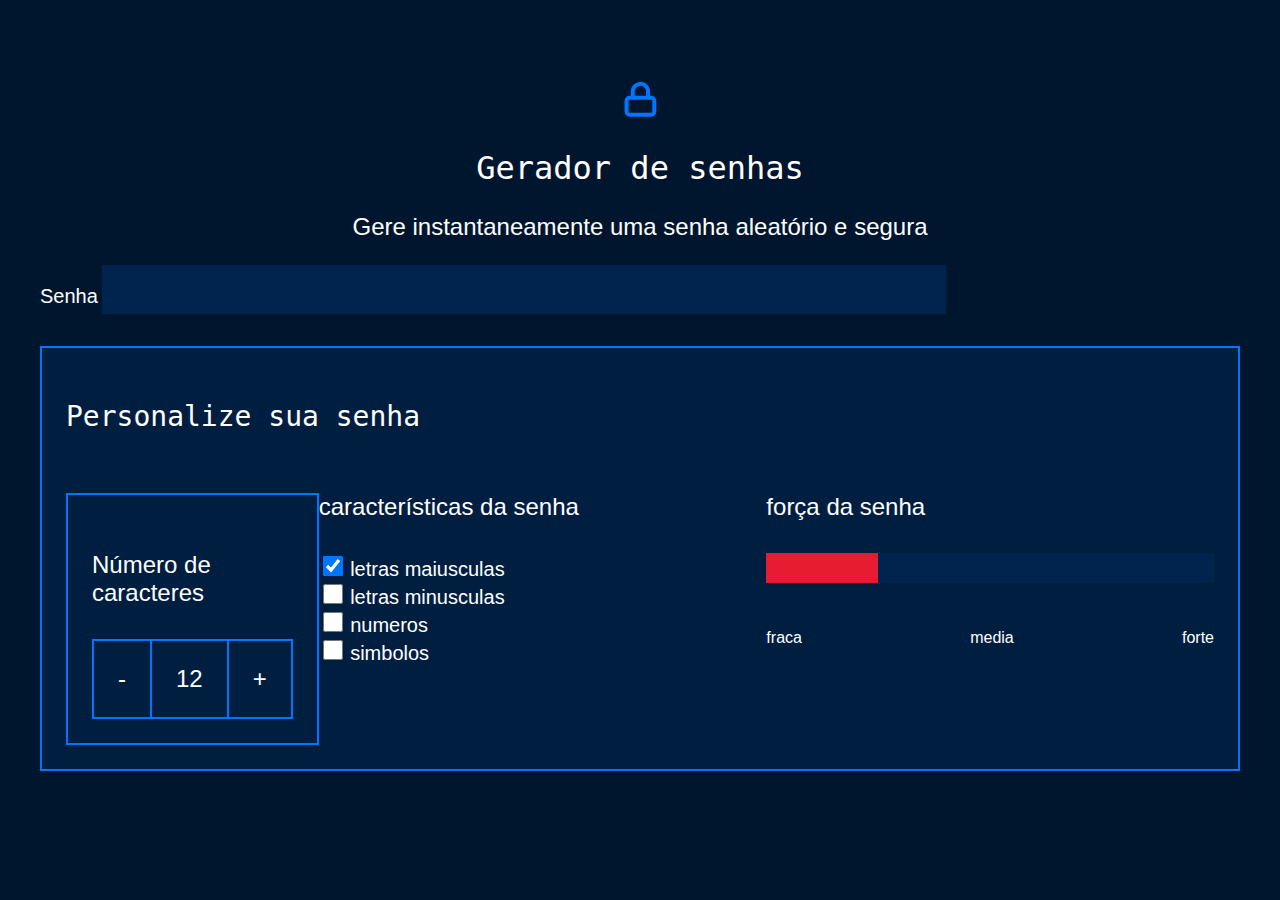
<file: index.html>
<!DOCTYPE html>
<html lang="pt-br">
 
<head>
    <meta charset="UTF-8">
    <meta name="viewport" content="width=device-witch, intial-scale=1.0">
    <title> Gerador de senha</title>
    <link rel="stylesheet" href="style.css">
</head>

<body>
    <section class="conteudo">
    <div class="conteudo-titulo">
        <img src="unlock.svg" alt="cadeado fechado">
        <h2 class="titulo-principal">Gerador de senhas</h2>
        <h3 class="titulo-secundario">Gere instantaneamente uma senha aleatório e segura </h3>
    </div>
    <div class="conteudo senha">
        <label for="senha">Senha</label>
        <input name="senha" type="text" id="campo-senha" readonly>
    </div>
    <div class="parametro">
        <h3 class="parametro-titulo"> Personalize sua senha</h3>
        <div class="parametro-coluna_senha">
            <div class="parametro senha">
                <h4 class="parametro-senha_titulo">Número de caracteres</h4>
                <div class="parametro-senha-botoes">
                    <button class="parametro-senha_botao">-</button>
                    <p class="parametro-senha_texto">12</p>
                    <button class="parametro-senha_botao">+</button>
                </div>
            </div>
            <div class="parametro-senha">
                <h4 class="parametro-senha_titulo">características da senha </h4>     
            <div class="parametro_senha-checkbox">  
                <input name="maisuculo"  type="checkbox"  class="checkbox" checked>
                <label for="maisusculo">letras maiusculas</label>
            </div>
            <div class="parametro_senha-checkbox">  
                <input name="minusculo" type="checkbox" class="checkbox">
                <label for="minususculo">letras minusculas </label>
            </div>
            <div class="parametro_senha-checkbox">  
                <input name="numero" type="checkbox" class="checkbox">
                <label for="numero">numeros </label>
            </div>
            <div class="parametro_senha-checkbox">  
                <input name="simbolo" type="checkbox" class="checkbox">
                <label for="simbolo">simbolos </label>
            </div>
            </div>
            <div class="parametro-senha">
                <h4 class="parametro-senha_titulo">força da senha</h4>
                <div class="barra"> </div>
                <div class="forca fraca"> </div>
                <div class="parametro-senha-textos">
                <p>fraca</p>
                <p>media</p>
                <p>forte</p>
                </div>
                <p class="entropia"> </p>
            </div>
        </div>
    </div>
    </section>
    <script src="main.js"></script>
    </body>
</html>
</file>
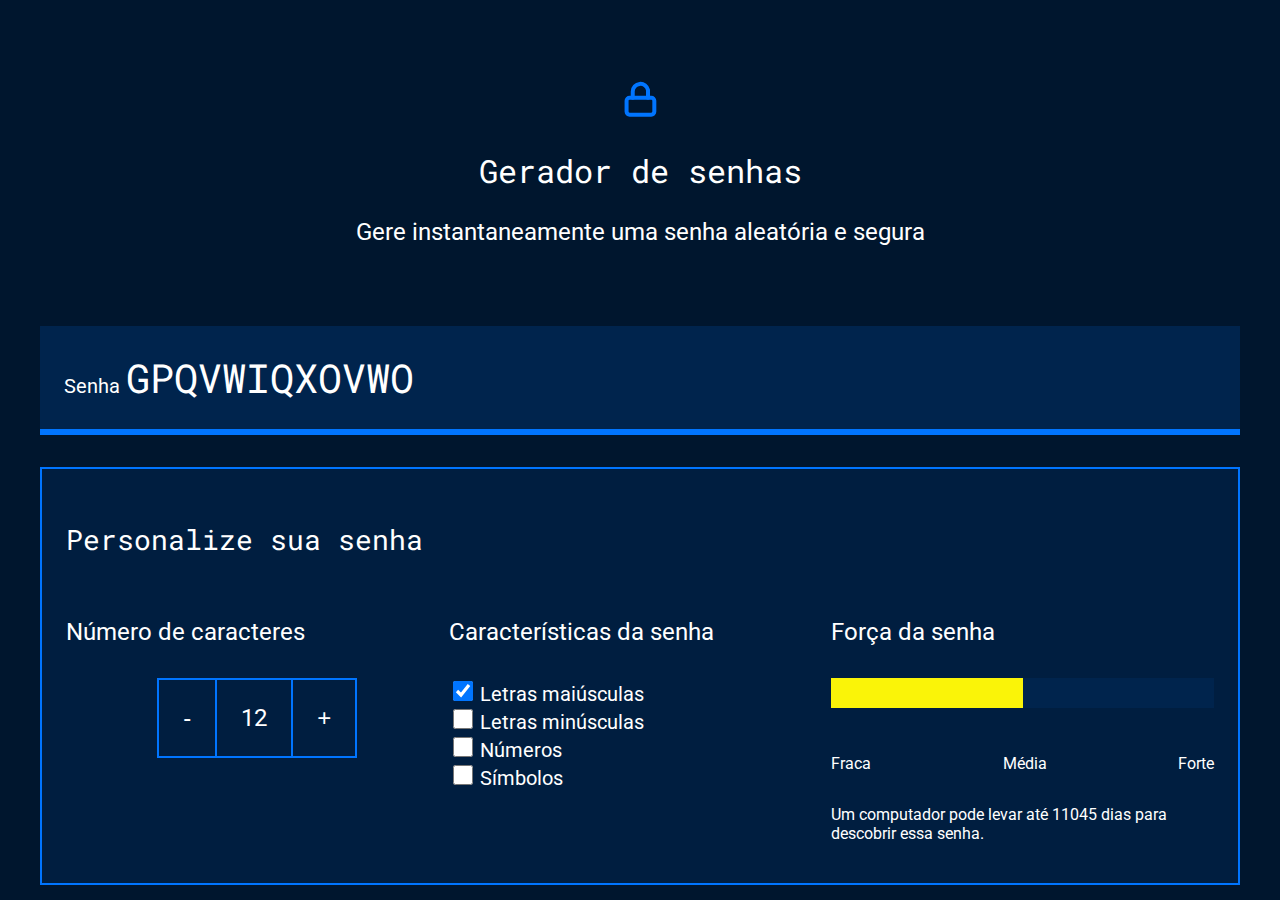
<file: senhas-main/index.html>
<!DOCTYPE html>
<html lang="pt-br">

<head>
    <meta charset="UTF-8">
    <meta name="viewport" content="width=device-width, initial-scale=1.0">
    <title>Gerador de senha</title>
    <link rel="stylesheet" href="style.css">
</head>

<body>
    <section class="conteudo">
        <div class="conteudo-titulo">
            <img src="unlock.svg" alt="cadeado fechado">
            <h2 class="titulo-principal">Gerador de senhas</h2>
            <h3 class="titulo-secundario">Gere instantaneamente uma senha aleatória e segura</h3>
        </div>
        <div class="conteudo-senha">
            <label for="senha">Senha</label>
            <input name="senha" type="text" id="campo-senha" readonly>
        </div>
        <div class="parametro">
            <h3 class="parametro-titulo">Personalize sua senha</h3>
            <div class="parametro-coluna__senha">
                <div class="parametro-senha">
                    <h4 class="parametro-senha__titulo">Número de caracteres</h4>
                    <div class="parametro-senha-botoes">
                        <button class="parametro-senha__botao">-</button>
                        <p class="parametro-senha__texto">12</p>
                        <button class="parametro-senha__botao">+</button>
                    </div>
                </div>               
                <div class="parametro-senha">
                    <h4 class="parametro-senha__titulo">Características da senha</h4>
                    <div class="parametro-senha-checkbox">
                        <input name="maiusculo" type="checkbox" class="checkbox" checked>
                        <label for="maiusculo">Letras maiúsculas</label>
                    </div>
                    <div class="parametro-senha-checkbox">
                        <input name="minusculo" type="checkbox" class="checkbox">
                        <label for="minusculo">Letras minúsculas</label>
                    </div>
                    <div class="parametro-senha-checkbox">
                        <input name="numero" type="checkbox" class="checkbox">
                        <label for="numero">Números</label>
                    </div>
                    <div class="parametro-senha-checkbox">
                        <input name="simbolo" type="checkbox" class="checkbox">
                        <label for="simbolo">Símbolos</label>
                    </div>
                </div>
                <div class="parametro-senha">
                    <h4 class="parametro-senha__titulo">Força da senha</h4>
                    <div class="barra"></div>
                    <div class="forca fraca"></div>
                    <div class="parametro-senha-textos">
                        <p>Fraca</p>
                        <p>Média</p>
                        <p>Forte</p>
                    </div>
                    <p class="entropia"></p>
                </div>
            </div>
        </div>
    </section>
    <script src="main.js"></script>
</body> 
</html>
</file>
<file: style.css>
@import url('htpps:fronts.googleapis.com/css2?family=roboto&family=roboto+mono&display=swap');
:root{
    --branco:white;
    --cor-de-fundo:#00162E;
    --fundo-senha:#00244D;
    --fundo-texto:#001E40;
    --borda:#0075FF;
    --roboto:'roboto', sans-serif;
    --roboto-mono:'roboto mono', monospace;

}

*{
 font-weight: 400;
}

body{
    color:var(--branco);
    background-color: var(--cor-de-fundo);
    font-family: var(--roboto);
}

.titulo-principal{
    font-family: var(--roboto-mono);
    font-size: 32px;
} 

.titulo-secundario{
    font-size: 24px;
}

.conteudo-titulo{
    text-align: center;
    margin-top: 80px;
}

.conteudo-senha{
    margin-top: 80px;
    background: var(--fundo-senha);
    padding: 24px;
    border-bottom: 6px solid var(--borda);
}

#campo-senha{
    background-color: var(--fundo-senha);
    border:none;
    color:var(--branco);
    font-family: var(--branco);
    font-size: 40px;
    width: 70%;
}

#campo-senha:focus{
    outline: none;
}

.conteudo{
    max-width: 1200px;
    margin: 0 auto;
}

.parametro{
    background-color: var(--fundo-texto);
    border: 2px solid var(--borda);
    margin-top: 32px;
    padding: 24px;
}

.parametro-titulo{
    font-family: var(--roboto-mono);
    font-size: 28px;
}

.parametro-senha_titulo{
    font-size: 24px;
}

.parametro-coluna_senha{
    display: flex;
    flex-direction: column;
    justify-content: center;
}

.parametro-senha{
    width: 50%;
    margin: 0 auto;
}

.parametro-senha-botoes{
    display: flex;
    justify-content: center;
}

.parametro-senha_botao{
    background-color: var(--fundo-texto);
    color:var(--branco);
    border: 2px solid var(--borda);
    padding:24px;
    font-size: 24px;
    cursor: pointer;
}

.parametro-senha_texto{
    padding: 24px;
    border-top: 2px solid var(--borda);
    border-bottom: 2px solid var(--borda);
    margin: 0;
    font-size: 24px;
}

label{
    font-size: 20px;
}

.checkbox{
    width: 20px;
    height: 20px;
    cursor: pointer;
}

.barra{
    background-color: var(--fundo-senha);
    height: 30px;
    width: 100%;
}

.forca{
    height: 30px;
    position: relative;
    bottom:30px;
}

.fraca{
    width: 25%;
    background-color: #E71B32;
}

.media{
    background-color: #FAF40B;
}

.forte{
    background-color: #00FF85;
    width: 100%;
}

.parametro-senha-textos{
    display:flex;
    justify-content: space-between;
}

@media screen and (min-width:768px){
    .parametro-coluna_senha{
        flex-direction:row;
    }

}
</file>
<file: senhas-main/style.css>
@import url('https://fonts.googleapis.com/css2?family=Roboto&family=Roboto+Mono&display=swap');

:root{
    --branco: white;
    --cor-de-fundo: #00162E;
    --fundo-senha: #00244D;
    --fundo-texto: #001E40;
    --borda: #0075FF;
    --roboto: 'Roboto', sans-serif;
    --roboto-mono: 'Roboto Mono', monospace;
}

*{
    font-weight: 400;
}

body{
    color: var(--branco);
    background-color: var(--cor-de-fundo);
    font-family: var(--roboto);
}

.titulo-principal{
    font-family: var(--roboto-mono);
    font-size: 32px;
}

.titulo-secundario{
    font-size: 24px;
}

.conteudo-titulo{
    text-align: center;
    margin-top: 80px;
}

.conteudo-senha{
    margin-top: 80px; 
    background: var(--fundo-senha);
    padding: 24px;
    border-bottom: 6px solid var(--borda);
}

#campo-senha{
    background-color: var(--fundo-senha);
    border: none;
    color: var(--branco);
    font-family: var(--roboto-mono);
    font-size: 40px;
    width: 70%;
}

#campo-senha:focus{
    outline: none;
}

.conteudo{
    max-width: 1200px;
    margin: 0 auto;
}

.parametro{
    background-color: var(--fundo-texto);
    border: 2px solid var(--borda);
    margin-top: 32px;
    padding: 24px;
}

.parametro-titulo{
    font-family: var(--roboto-mono);
    font-size: 28px;
}

.parametro-senha__titulo{
    font-size:24px;
}

.parametro-coluna__senha{
    display: flex;
    flex-direction: column;
    justify-content: center;
}
.parametro-senha{
    width: 50%;
    margin: 0 auto;
}

.parametro-senha-botoes{
    display: flex;
    justify-content: center;
}

.parametro-senha__botao{
    background-color: var(--fundo-texto);
    color: var(--branco);
    border: 2px solid var(--borda);
    padding: 24px;
    font-size: 24px;
    cursor: pointer;
}
.parametro-senha__texto{
    padding: 24px;
    border-top: 2px solid var(--borda);
    border-bottom: 2px solid var(--borda);
    margin: 0;
    font-size: 24px;
}

label{
    font-size: 20px;
}

.checkbox{
    width: 20px;
    height: 20px;
    cursor: pointer;
}

.barra{
    background-color: var(--fundo-senha);
    height: 30px;
    width: 100%;
}
.forca{
    height: 30px;
    position: relative;
    bottom: 30px;
}
.fraca{
    width: 25%;
    background-color: #E71B32; 
}
.media{
    background-color: #FAF408;
    width: 50%;
}
.forte{
    background-color: #00FF85;
    width: 100%;
}

.parametro-senha-textos{
    display: flex;
    justify-content: space-between;
}


@media screen and (min-width: 768px) {
    .parametro-coluna__senha{
        flex-direction: row;
    }
}
</file>
